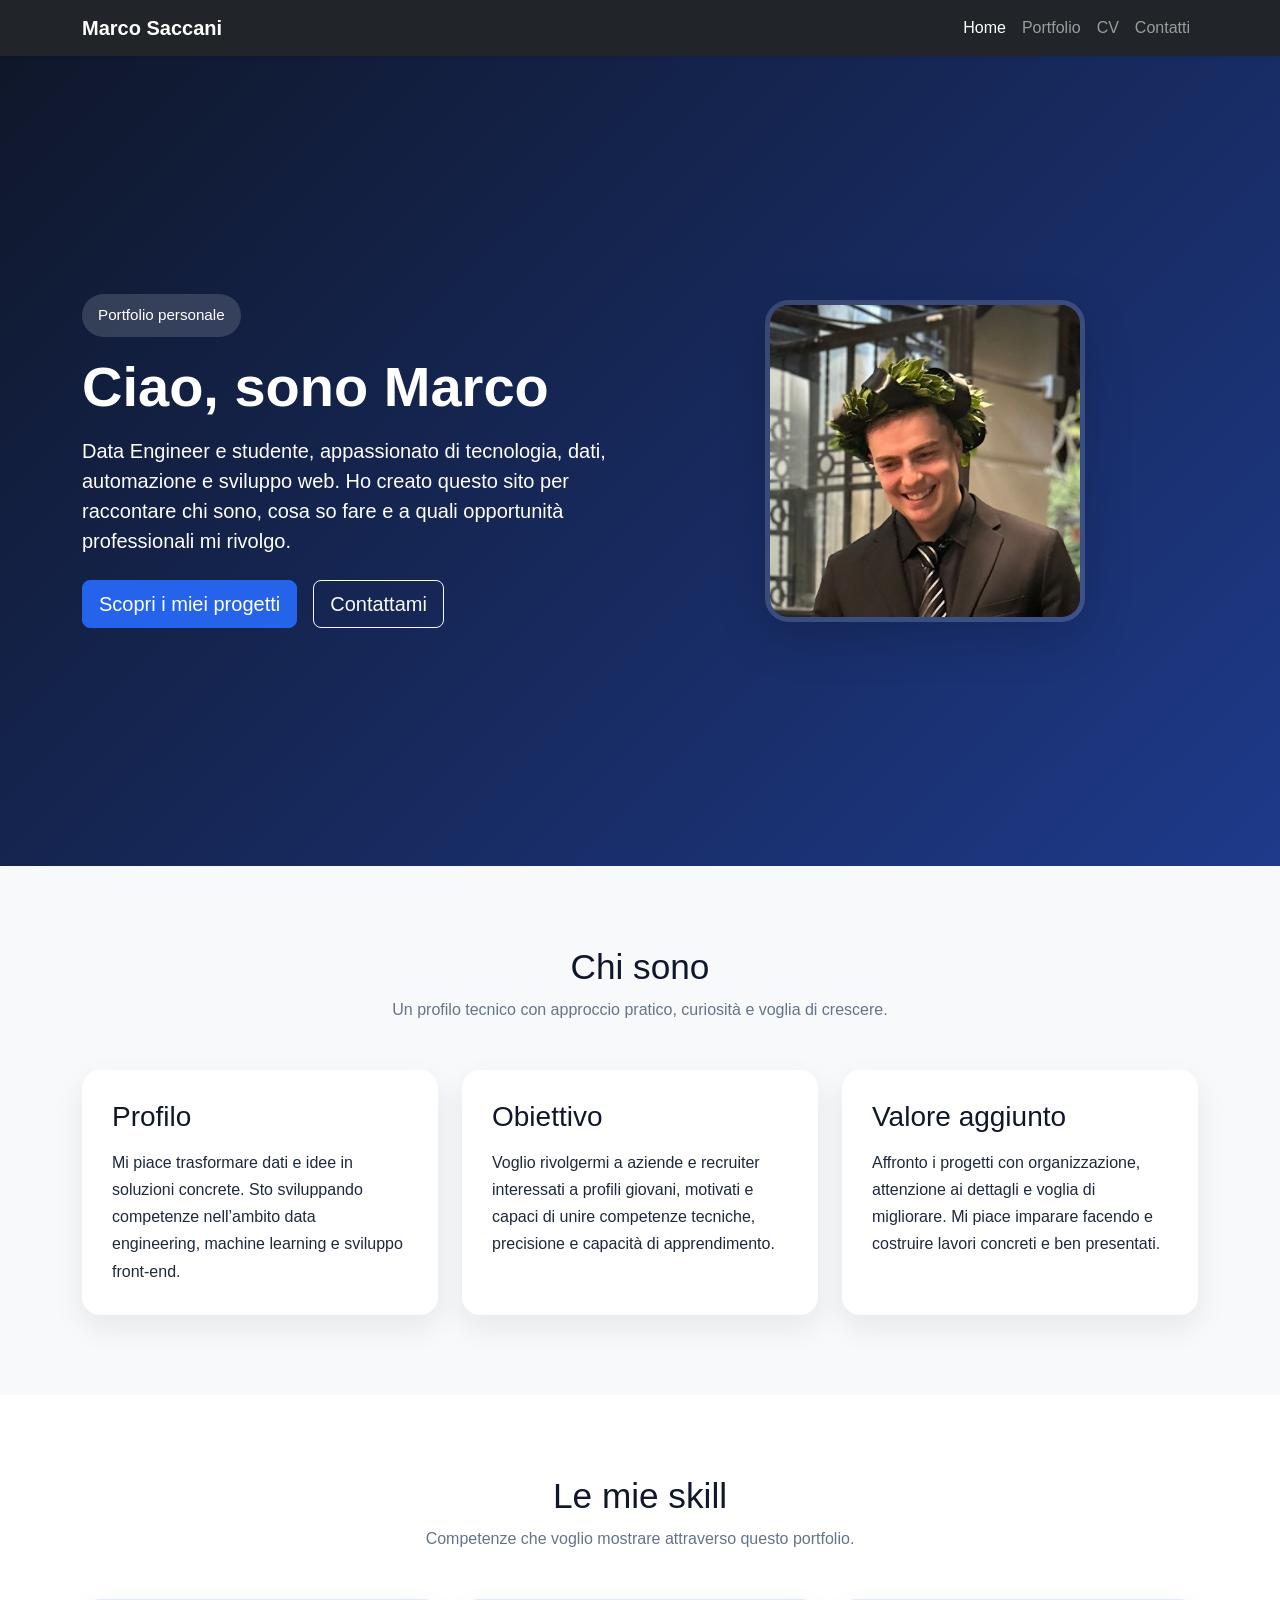
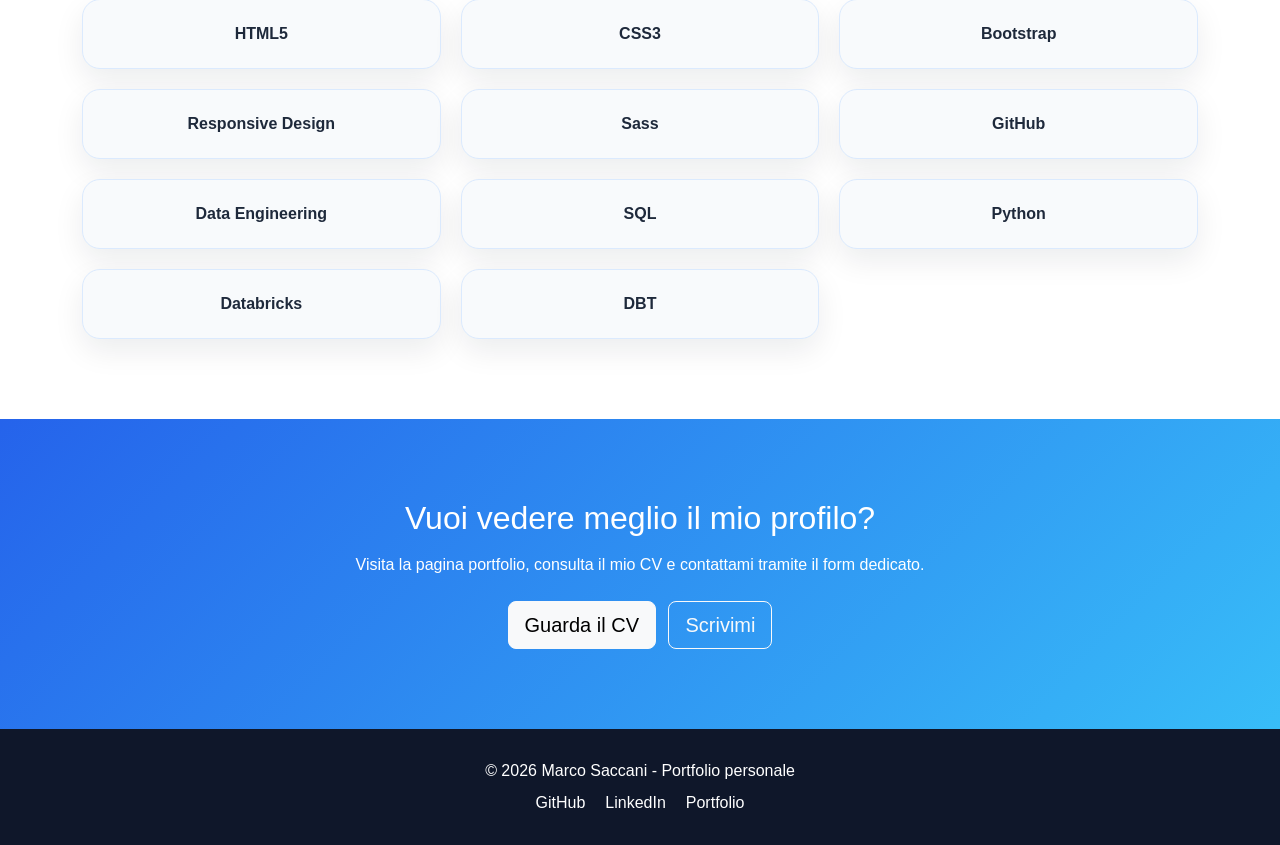
<file: index.html>
<!DOCTYPE html>
<html lang="it">
<head>
  <meta charset="UTF-8">
  <meta name="viewport" content="width=device-width, initial-scale=1.0">

  <title>Marco Saccani | Data Engineer Portfolio</title>
  <meta name="description" content="Portfolio personale di Marco Saccani, Data Engineer e studente. Scopri competenze in Data Engineering, SQL, Python, Databricks, DBT, sviluppo web e progetti realizzati.">
  <meta name="keywords" content="Marco Saccani, portfolio, data engineer, data engineering, SQL, Python, Databricks, DBT, HTML, CSS, Bootstrap, GitHub">
  <meta name="author" content="Marco Saccani">

  <meta property="og:title" content="Marco Saccani | Portfolio Personale">
  <meta property="og:description" content="Portfolio personale di Marco Saccani: progetti, CV, competenze tecniche e contatti.">
  <meta property="og:type" content="website">
  <meta property="og:url" content="https://marcosaccani1.github.io/portfolio-marco-saccani/">
  <meta property="og:image" content="assets/images/og-image.jpg">

  <link rel="icon" href="assets/favicon/favicon.ico" type="image/x-icon">
  <link rel="icon" type="image/png" sizes="32x32" href="assets/favicon/favicon-32x32.png">
  <link rel="icon" type="image/png" sizes="16x16" href="assets/favicon/favicon-16x16.png">
  <link rel="apple-touch-icon" href="assets/favicon/apple-touch-icon.png">

  <link href="https://cdn.jsdelivr.net/npm/bootstrap@5.3.3/dist/css/bootstrap.min.css" rel="stylesheet">
  <link rel="stylesheet" href="assets/css/style.css">
</head>
<body>

  <nav class="navbar navbar-expand-lg navbar-dark bg-dark sticky-top shadow-sm">
    <div class="container">
      <a class="navbar-brand fw-bold" href="index.html">Marco Saccani</a>
      <button class="navbar-toggler" type="button" data-bs-toggle="collapse" data-bs-target="#mainMenu" aria-controls="mainMenu" aria-expanded="false" aria-label="Apri menu">
        <span class="navbar-toggler-icon"></span>
      </button>

      <div class="collapse navbar-collapse" id="mainMenu">
        <ul class="navbar-nav ms-auto">
          <li class="nav-item"><a class="nav-link active" href="index.html">Home</a></li>
          <li class="nav-item"><a class="nav-link" href="portfolio.html">Portfolio</a></li>
          <li class="nav-item"><a class="nav-link" href="cv.html">CV</a></li>
          <li class="nav-item"><a class="nav-link" href="contatti.html">Contatti</a></li>
        </ul>
      </div>
    </div>
  </nav>

  <header class="hero-section d-flex align-items-center">
    <div class="container">
      <div class="row align-items-center g-4">
        <div class="col-lg-6 text-center text-lg-start">
          <span class="badge-custom mb-3">Portfolio personale</span>
          <h1 class="display-4 fw-bold">Ciao, sono Marco</h1>
          <p class="lead mt-3">
            Data Engineer e studente, appassionato di tecnologia, dati, automazione e sviluppo web.
            Ho creato questo sito per raccontare chi sono, cosa so fare e a quali opportunità professionali mi rivolgo.
          </p>
          <div class="d-flex flex-column flex-sm-row gap-3 mt-4">
            <a href="portfolio.html" class="btn btn-primary btn-lg">Scopri i miei progetti</a>
            <a href="contatti.html" class="btn btn-outline-light btn-lg">Contattami</a>
          </div>
        </div>

        <div class="col-lg-6 text-center">
          <img src="assets/images/profile.jpg" alt="Foto profilo di Marco Saccani" class="profile-image img-fluid shadow-lg">
        </div>
      </div>
    </div>
  </header>

  <section class="section-padding bg-light">
    <div class="container">
      <div class="section-title text-center mb-5">
        <h2>Chi sono</h2>
        <p>Un profilo tecnico con approccio pratico, curiosità e voglia di crescere.</p>
      </div>

      <div class="row g-4">
        <div class="col-md-4">
          <div class="card-custom h-100">
            <h3>Profilo</h3>
            <p>
              Mi piace trasformare dati e idee in soluzioni concrete. Sto sviluppando competenze
              nell’ambito data engineering, machine learning e sviluppo front-end.
            </p>
          </div>
        </div>

        <div class="col-md-4">
          <div class="card-custom h-100">
            <h3>Obiettivo</h3>
            <p>
              Voglio rivolgermi a aziende e recruiter interessati a profili giovani, motivati e
              capaci di unire competenze tecniche, precisione e capacità di apprendimento.
            </p>
          </div>
        </div>

        <div class="col-md-4">
          <div class="card-custom h-100">
            <h3>Valore aggiunto</h3>
            <p>
              Affronto i progetti con organizzazione, attenzione ai dettagli e voglia di migliorare.
              Mi piace imparare facendo e costruire lavori concreti e ben presentati.
            </p>
          </div>
        </div>
      </div>
    </div>
  </section>

  <section class="section-padding">
    <div class="container">
      <div class="section-title text-center mb-5">
        <h2>Le mie skill</h2>
        <p>Competenze che voglio mostrare attraverso questo portfolio.</p>
      </div>

      <div class="skills-grid">
        <div class="skill-box">HTML5</div>
        <div class="skill-box">CSS3</div>
        <div class="skill-box">Bootstrap</div>
        <div class="skill-box">Responsive Design</div>
        <div class="skill-box">Sass</div>
        <div class="skill-box">GitHub</div>
        <div class="skill-box">Data Engineering</div>
        <div class="skill-box">SQL</div>
        <div class="skill-box">Python</div>
        <div class="skill-box">Databricks</div>
        <div class="skill-box">DBT</div>
      </div>
    </div>
  </section>

  <section class="section-padding cta-section text-center">
    <div class="container">
      <h2 class="mb-3">Vuoi vedere meglio il mio profilo?</h2>
      <p class="mb-4">
        Visita la pagina portfolio, consulta il mio CV e contattami tramite il form dedicato.
      </p>
      <a href="cv.html" class="btn btn-light btn-lg me-2">Guarda il CV</a>
      <a href="contatti.html" class="btn btn-outline-light btn-lg">Scrivimi</a>
    </div>
  </section>

  <footer class="footer text-center">
    <div class="container">
      <p class="mb-2">© 2026 Marco Saccani - Portfolio personale</p>
      <div class="social-links">
        <a href="https://github.com/marcosaccani1" target="_blank" rel="noopener noreferrer" aria-label="Visita il mio profilo GitHub">
          GitHub
        </a>
        <a href="https://www.linkedin.com/in/marco-saccani-0a08a533a/" target="_blank" rel="noopener noreferrer" aria-label="Visita il mio profilo LinkedIn">
          LinkedIn
        </a>
        <a href="portfolio.html" aria-label="Vai alla pagina Portfolio">
          Portfolio
        </a>
      </div>
    </div>
  </footer>

  <script src="https://cdn.jsdelivr.net/npm/bootstrap@5.3.3/dist/js/bootstrap.bundle.min.js"></script>
</body>
</html>
</file>
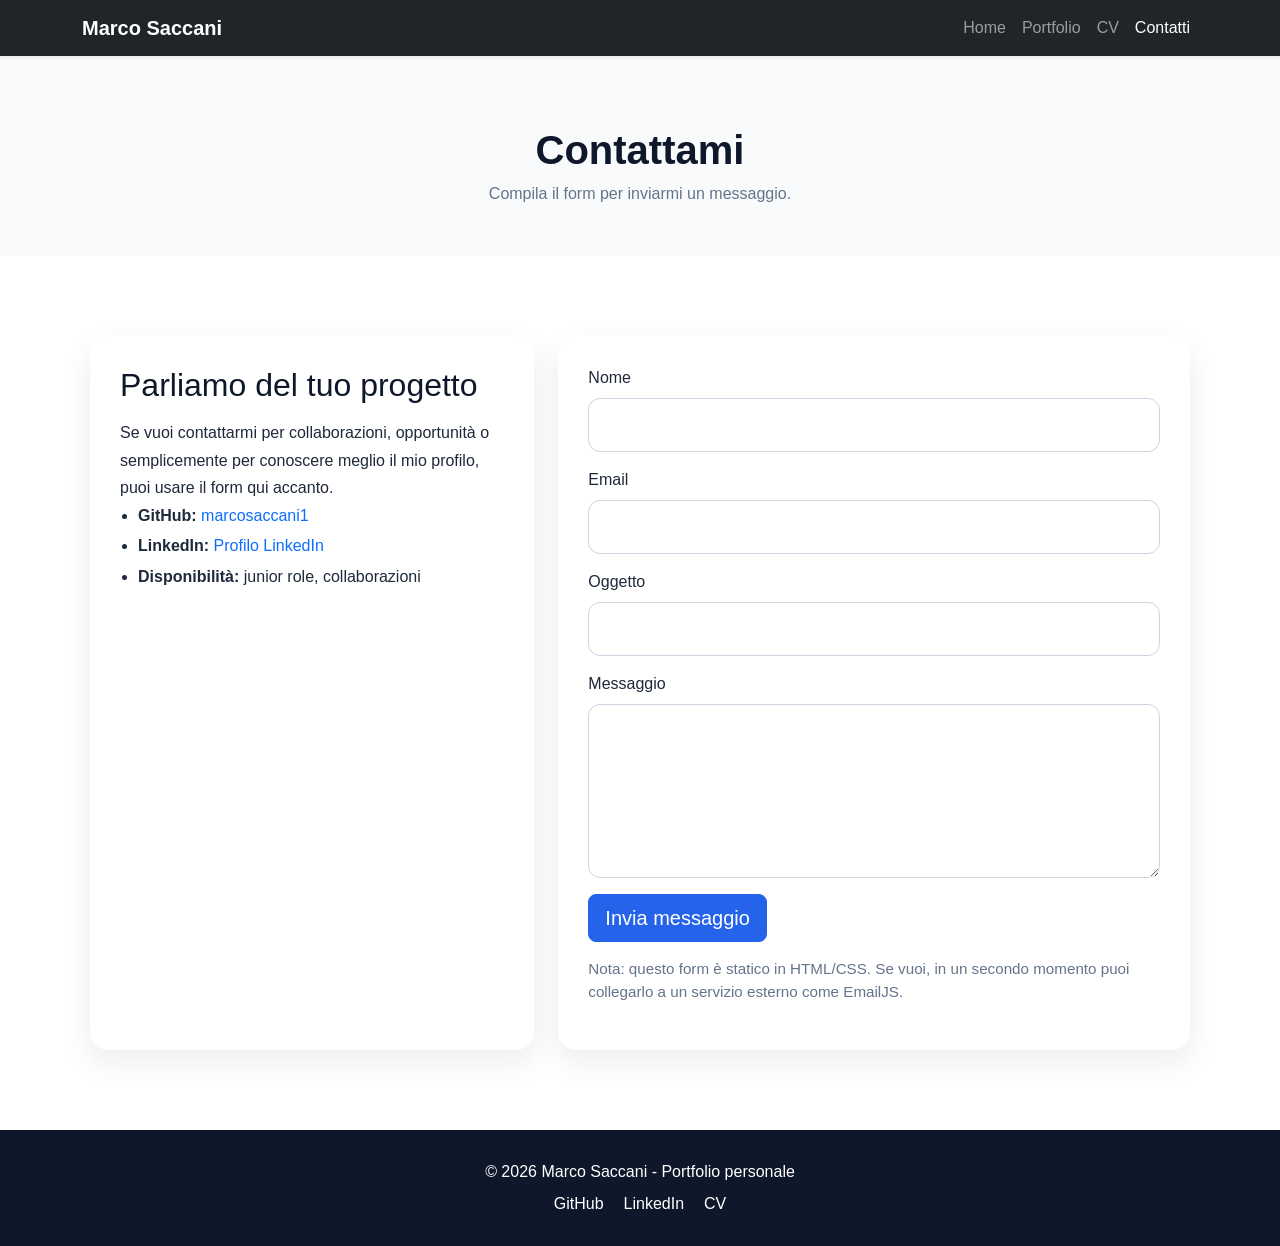
<file: contatti.html>
<!DOCTYPE html>
<html lang="it">
<head>
  <meta charset="UTF-8">
  <meta name="viewport" content="width=device-width, initial-scale=1.0">

  <title>Contatti | Marco Saccani</title>
  <meta name="description" content="Contatta Marco Saccani tramite il form del sito portfolio per collaborazioni, opportunità junior e progetti in ambito dati e sviluppo web.">
  <meta name="keywords" content="contatti Marco Saccani, portfolio, data engineer, contatti, collaborazioni, GitHub, LinkedIn">
  <meta name="author" content="Marco Saccani">

  <meta property="og:title" content="Contatti | Marco Saccani">
  <meta property="og:description" content="Scrivi a Marco Saccani tramite il form di contatto del sito.">
  <meta property="og:type" content="website">
  <meta property="og:url" content="https://marcosaccani1.github.io/portfolio-marco-saccani/contatti.html">
  <meta property="og:image" content="assets/images/og-image.jpg">

  <link rel="icon" href="assets/favicon/favicon.ico" type="image/x-icon">
  <link rel="icon" type="image/png" sizes="32x32" href="assets/favicon/favicon-32x32.png">
  <link rel="icon" type="image/png" sizes="16x16" href="assets/favicon/favicon-16x16.png">
  <link rel="apple-touch-icon" href="assets/favicon/apple-touch-icon.png">

  <link href="https://cdn.jsdelivr.net/npm/bootstrap@5.3.3/dist/css/bootstrap.min.css" rel="stylesheet">
  <link rel="stylesheet" href="assets/css/style.css">
</head>
<body>

  <nav class="navbar navbar-expand-lg navbar-dark bg-dark sticky-top shadow-sm">
    <div class="container">
      <a class="navbar-brand fw-bold" href="index.html">Marco Saccani</a>
      <button class="navbar-toggler" type="button" data-bs-toggle="collapse" data-bs-target="#mainMenu" aria-controls="mainMenu" aria-expanded="false" aria-label="Apri menu">
        <span class="navbar-toggler-icon"></span>
      </button>

      <div class="collapse navbar-collapse" id="mainMenu">
        <ul class="navbar-nav ms-auto">
          <li class="nav-item"><a class="nav-link" href="index.html">Home</a></li>
          <li class="nav-item"><a class="nav-link" href="portfolio.html">Portfolio</a></li>
          <li class="nav-item"><a class="nav-link" href="cv.html">CV</a></li>
          <li class="nav-item"><a class="nav-link active" href="contatti.html">Contatti</a></li>
        </ul>
      </div>
    </div>
  </nav>

  <header class="page-header text-center">
    <div class="container">
      <h1 class="fw-bold">Contattami</h1>
      <p>Compila il form per inviarmi un messaggio.</p>
    </div>
  </header>

  <main class="section-padding">
    <div class="container">
      <div class="contact-wrapper">
        <div class="row g-4">
          <div class="col-lg-5">
            <div class="contact-info card-custom h-100">
              <h2>Parliamo del tuo progetto</h2>
              <p>
                Se vuoi contattarmi per collaborazioni, opportunità o semplicemente per conoscere meglio
                il mio profilo, puoi usare il form qui accanto.
              </p>

              <ul class="contact-list">
                <li><strong>GitHub:</strong> <a href="https://github.com/marcosaccani1" target="_blank" rel="noopener noreferrer">marcosaccani1</a></li>
                <li><strong>LinkedIn:</strong> <a href="https://www.linkedin.com/in/marco-saccani-0a08a533a/" target="_blank" rel="noopener noreferrer">Profilo LinkedIn</a></li>
                <li><strong>Disponibilità:</strong> junior role, collaborazioni</li>
              </ul>
            </div>
          </div>

          <div class="col-lg-7">
            <div class="contact-form-box">
              <form action="#" method="post">
                <div class="mb-3">
                  <label for="nome" class="form-label">Nome</label>
                  <input type="text" id="nome" name="nome" class="form-control" required>
                </div>

                <div class="mb-3">
                  <label for="email" class="form-label">Email</label>
                  <input type="email" id="email" name="email" class="form-control" required>
                </div>

                <div class="mb-3">
                  <label for="oggetto" class="form-label">Oggetto</label>
                  <input type="text" id="oggetto" name="oggetto" class="form-control" required>
                </div>

                <div class="mb-3">
                  <label for="messaggio" class="form-label">Messaggio</label>
                  <textarea id="messaggio" name="messaggio" rows="6" class="form-control" required></textarea>
                </div>

                <button type="submit" class="btn btn-primary btn-lg">Invia messaggio</button>
              </form>

              <p class="form-note mt-3">
                Nota: questo form è statico in HTML/CSS. Se vuoi, in un secondo momento puoi collegarlo
                a un servizio esterno come EmailJS.
              </p>
            </div>
          </div>
        </div>
      </div>
    </div>
  </main>

  <footer class="footer text-center">
    <div class="container">
      <p class="mb-2">© 2026 Marco Saccani - Portfolio personale</p>
      <div class="social-links">
        <a href="https://github.com/marcosaccani1" target="_blank" rel="noopener noreferrer" aria-label="Visita il mio profilo GitHub">
          GitHub
        </a>
        <a href="https://www.linkedin.com/in/marco-saccani-0a08a533a/" target="_blank" rel="noopener noreferrer" aria-label="Visita il mio profilo LinkedIn">
          LinkedIn
        </a>
        <a href="cv.html" aria-label="Vai alla pagina CV">
          CV
        </a>
      </div>
    </div>
  </footer>

  <script src="https://cdn.jsdelivr.net/npm/bootstrap@5.3.3/dist/js/bootstrap.bundle.min.js"></script>
</body>
</html>
</file>
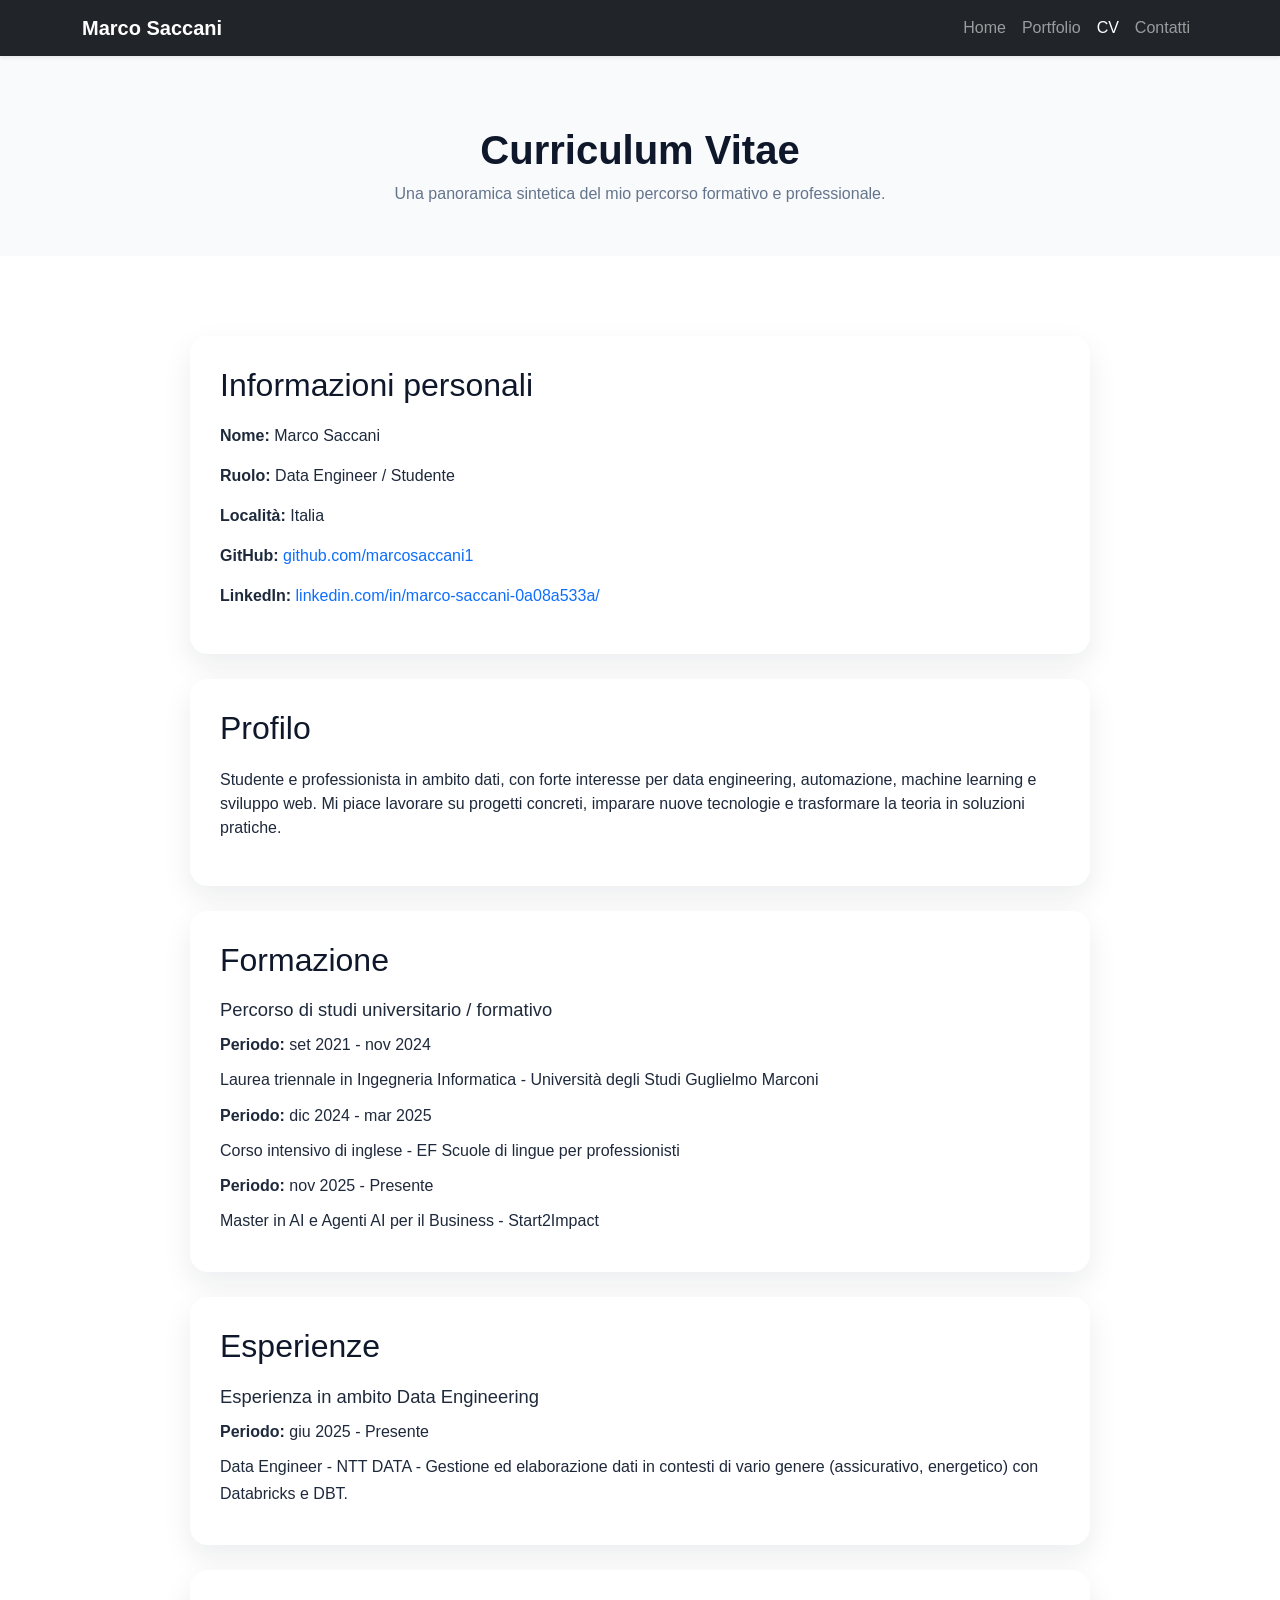
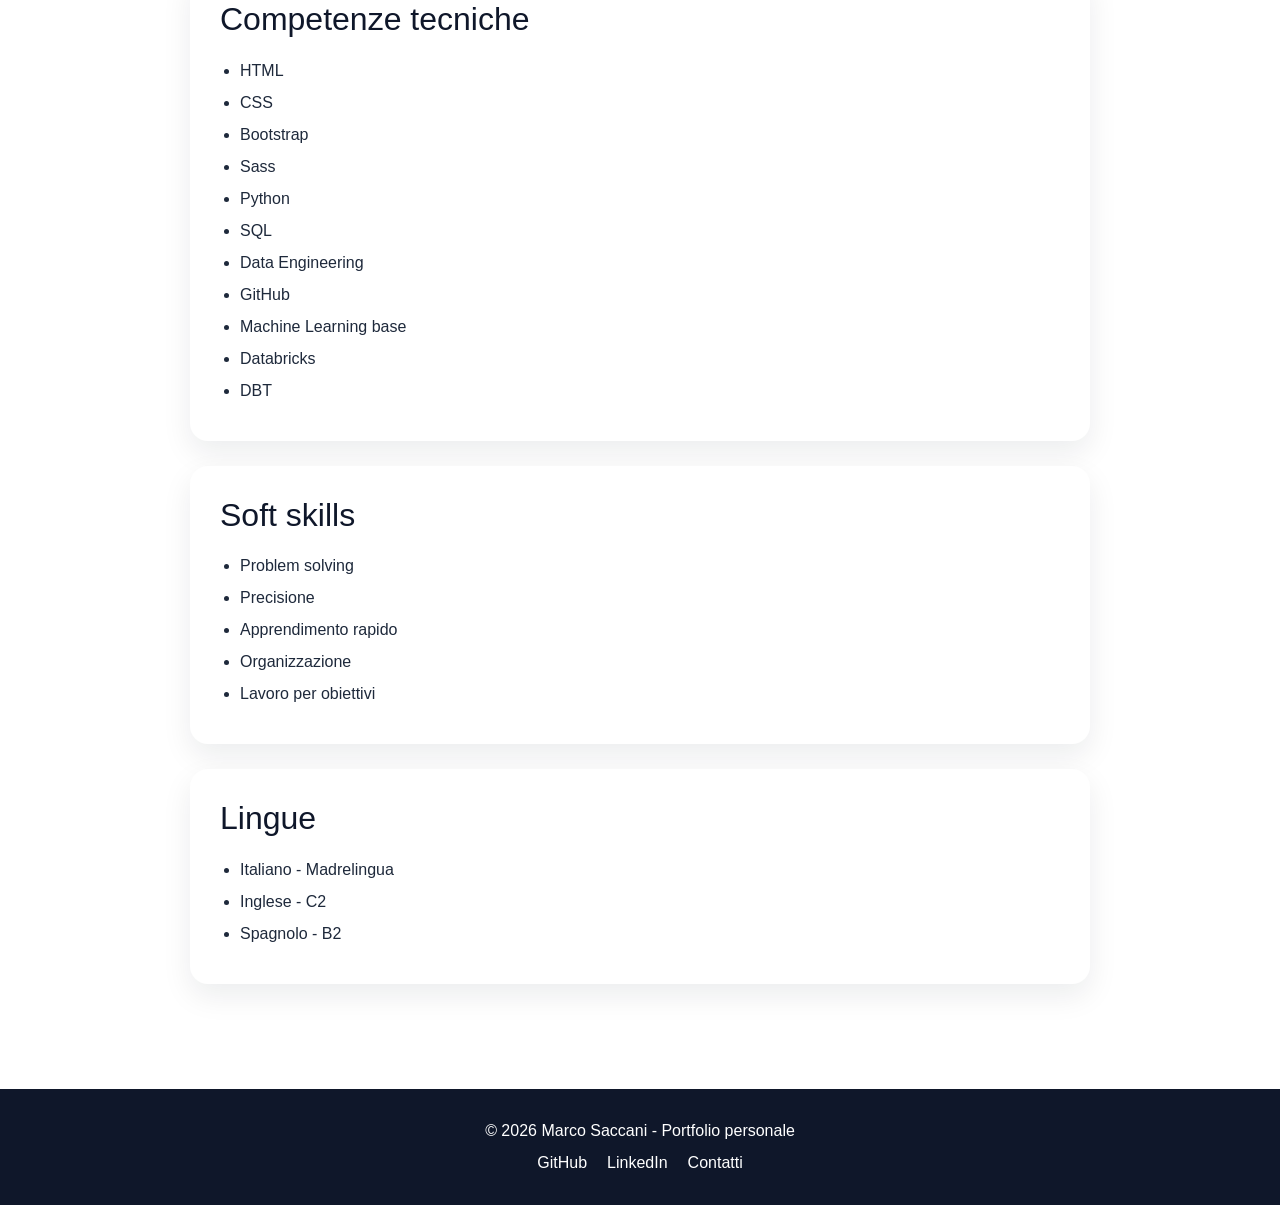
<file: cv.html>
<!DOCTYPE html>
<html lang="it">
<head>
  <meta charset="UTF-8">
  <meta name="viewport" content="width=device-width, initial-scale=1.0">

  <title>CV | Marco Saccani</title>
  <meta name="description" content="Curriculum vitae online di Marco Saccani, Data Engineer e studente con competenze in SQL, Python, Databricks, DBT, HTML, CSS e sviluppo web.">
  <meta name="keywords" content="Marco Saccani CV, curriculum vitae, data engineer, SQL, Python, Databricks, DBT, portfolio">
  <meta name="author" content="Marco Saccani">

  <meta property="og:title" content="CV | Marco Saccani">
  <meta property="og:description" content="Consulta il CV online di Marco Saccani.">
  <meta property="og:type" content="website">
  <meta property="og:url" content="https://marcosaccani1.github.io/portfolio-marco-saccani/cv.html">
  <meta property="og:image" content="assets/images/og-image.jpg">

  <link rel="icon" href="assets/favicon/favicon.ico" type="image/x-icon">
  <link rel="icon" type="image/png" sizes="32x32" href="assets/favicon/favicon-32x32.png">
  <link rel="icon" type="image/png" sizes="16x16" href="assets/favicon/favicon-16x16.png">
  <link rel="apple-touch-icon" href="assets/favicon/apple-touch-icon.png">

  <link href="https://cdn.jsdelivr.net/npm/bootstrap@5.3.3/dist/css/bootstrap.min.css" rel="stylesheet">
  <link rel="stylesheet" href="assets/css/style.css">
</head>
<body>

  <nav class="navbar navbar-expand-lg navbar-dark bg-dark sticky-top shadow-sm">
    <div class="container">
      <a class="navbar-brand fw-bold" href="index.html">Marco Saccani</a>
      <button class="navbar-toggler" type="button" data-bs-toggle="collapse" data-bs-target="#mainMenu" aria-controls="#mainMenu" aria-expanded="false" aria-label="Apri menu">
        <span class="navbar-toggler-icon"></span>
      </button>

      <div class="collapse navbar-collapse" id="mainMenu">
        <ul class="navbar-nav ms-auto">
          <li class="nav-item"><a class="nav-link" href="index.html">Home</a></li>
          <li class="nav-item"><a class="nav-link" href="portfolio.html">Portfolio</a></li>
          <li class="nav-item"><a class="nav-link active" href="cv.html">CV</a></li>
          <li class="nav-item"><a class="nav-link" href="contatti.html">Contatti</a></li>
        </ul>
      </div>
    </div>
  </nav>

  <header class="page-header text-center">
    <div class="container">
      <h1 class="fw-bold">Curriculum Vitae</h1>
      <p>Una panoramica sintetica del mio percorso formativo e professionale.</p>
    </div>
  </header>

  <main class="section-padding">
    <div class="container">
      <div class="cv-wrapper">

        <section class="cv-section">
          <h2>Informazioni personali</h2>
          <p><strong>Nome:</strong> Marco Saccani</p>
          <p><strong>Ruolo:</strong> Data Engineer / Studente</p>
          <p><strong>Località:</strong> Italia</p>
          <p><strong>GitHub:</strong> <a href="https://github.com/marcosaccani1" target="_blank" rel="noopener noreferrer">github.com/marcosaccani1</a></p>
          <p><strong>LinkedIn:</strong> <a href="https://www.linkedin.com/in/marco-saccani-0a08a533a/" target="_blank" rel="noopener noreferrer">linkedin.com/in/marco-saccani-0a08a533a/</a></p>
        </section>

        <section class="cv-section">
          <h2>Profilo</h2>
          <p>
            Studente e professionista in ambito dati, con forte interesse per data engineering,
            automazione, machine learning e sviluppo web. Mi piace lavorare su progetti concreti,
            imparare nuove tecnologie e trasformare la teoria in soluzioni pratiche.
          </p>
        </section>

        <section class="cv-section">
          <h2>Formazione</h2>
          <div class="cv-item">
            <h3>Percorso di studi universitario / formativo</h3>
            <p><strong>Periodo:</strong> set 2021 - nov 2024</p>
            <p>Laurea triennale in Ingegneria Informatica - Università degli Studi Guglielmo Marconi</p>

            <p><strong>Periodo:</strong> dic 2024 - mar 2025</p>
            <p>Corso intensivo di inglese - EF Scuole di lingue per professionisti</p>

            <p><strong>Periodo:</strong> nov 2025 - Presente</p>
            <p>Master in AI e Agenti AI per il Business - Start2Impact</p>
          </div>
        </section>

        <section class="cv-section">
          <h2>Esperienze</h2>
          <div class="cv-item">
            <h3>Esperienza in ambito Data Engineering</h3>
            <p><strong>Periodo:</strong> giu 2025 - Presente</p>
            <p>
              Data Engineer - NTT DATA - Gestione ed elaborazione dati in contesti di vario genere
              (assicurativo, energetico) con Databricks e DBT.
            </p>
          </div>
        </section>

        <section class="cv-section">
          <h2>Competenze tecniche</h2>
          <ul class="cv-list">
            <li>HTML</li>
            <li>CSS</li>
            <li>Bootstrap</li>
            <li>Sass</li>
            <li>Python</li>
            <li>SQL</li>
            <li>Data Engineering</li>
            <li>GitHub</li>
            <li>Machine Learning base</li>
            <li>Databricks</li>
            <li>DBT</li>
          </ul>
        </section>

        <section class="cv-section">
          <h2>Soft skills</h2>
          <ul class="cv-list">
            <li>Problem solving</li>
            <li>Precisione</li>
            <li>Apprendimento rapido</li>
            <li>Organizzazione</li>
            <li>Lavoro per obiettivi</li>
          </ul>
        </section>

        <section class="cv-section">
          <h2>Lingue</h2>
          <ul class="cv-list">
            <li>Italiano - Madrelingua</li>
            <li>Inglese - C2</li>
            <li>Spagnolo - B2</li>
          </ul>
        </section>

      </div>
    </div>
  </main>

  <footer class="footer text-center">
    <div class="container">
      <p class="mb-2">© 2026 Marco Saccani - Portfolio personale</p>
      <div class="social-links">
        <a href="https://github.com/marcosaccani1" target="_blank" rel="noopener noreferrer" aria-label="Visita il mio profilo GitHub">
          GitHub
        </a>
        <a href="https://www.linkedin.com/in/marco-saccani-0a08a533a/" target="_blank" rel="noopener noreferrer" aria-label="Visita il mio profilo LinkedIn">
          LinkedIn
        </a>
        <a href="contatti.html" aria-label="Vai alla pagina Contatti">
          Contatti
        </a>
      </div>
    </div>
  </footer>

  <script src="https://cdn.jsdelivr.net/npm/bootstrap@5.3.3/dist/js/bootstrap.bundle.min.js"></script>
</body>
</html>
</file>
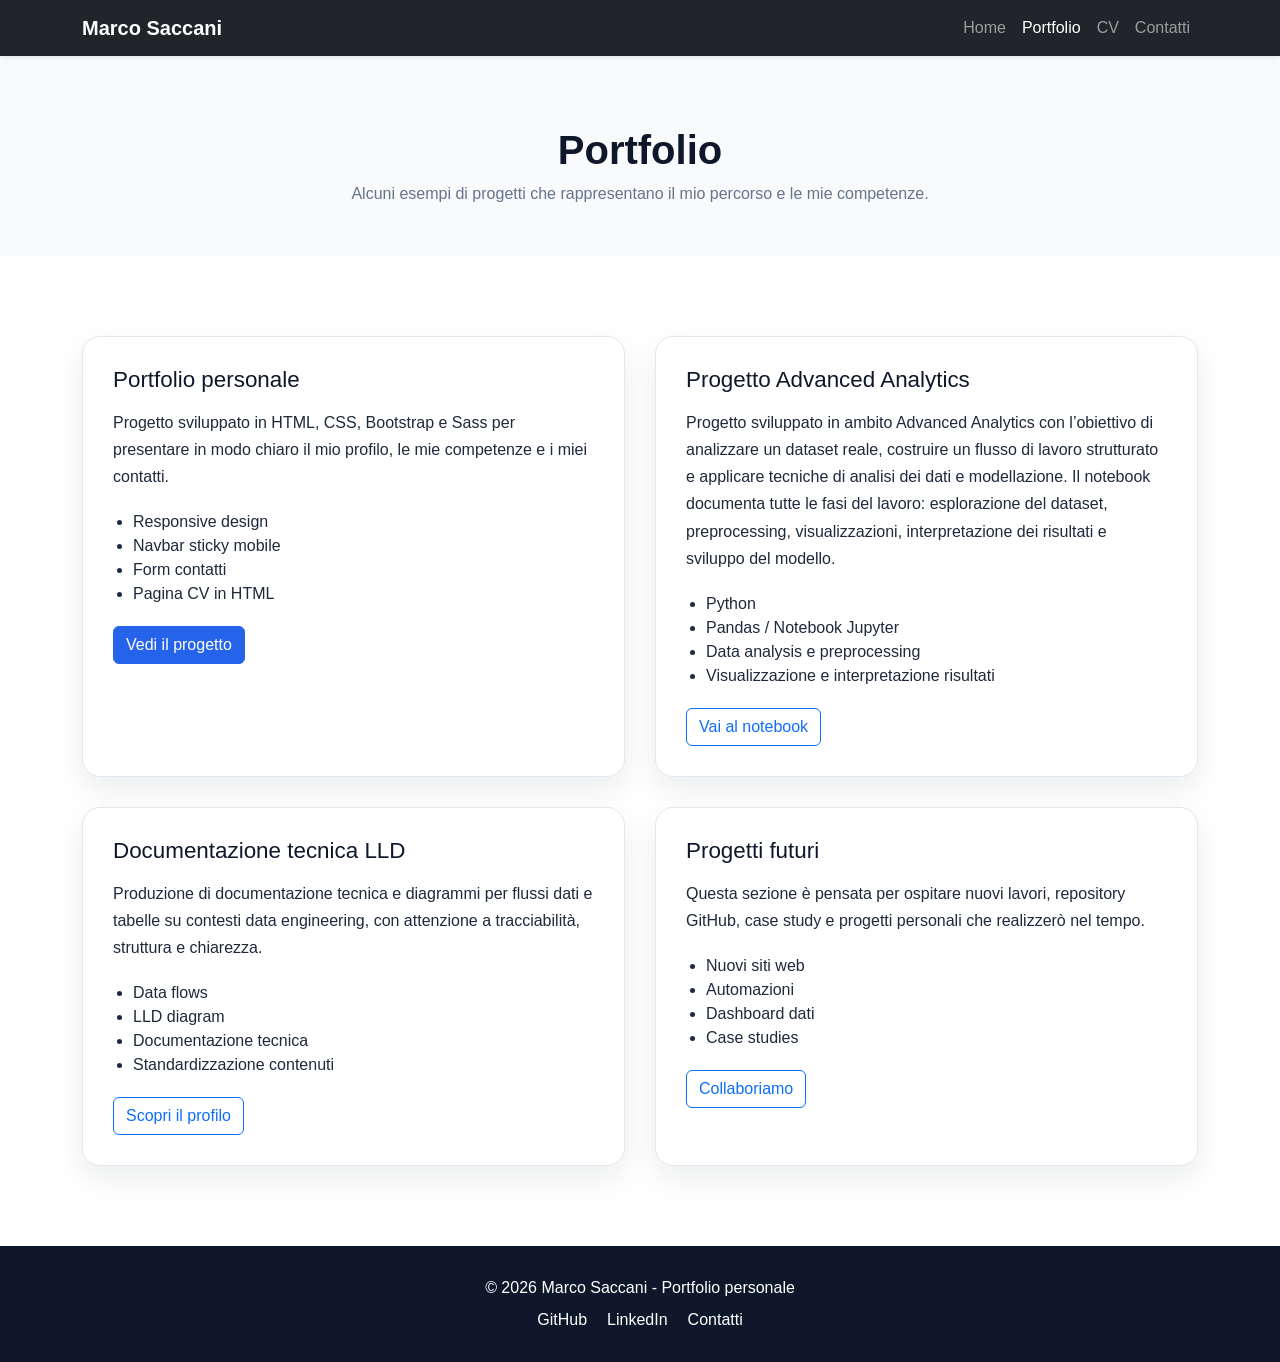
<file: portfolio.html>
<!DOCTYPE html>
<html lang="it">
<head>
  <meta charset="UTF-8">
  <meta name="viewport" content="width=device-width, initial-scale=1.0">

  <title>Portfolio Progetti | Marco Saccani</title>
  <meta name="description" content="Scopri i progetti di Marco Saccani: portfolio web personale, Advanced Analytics, documentazione tecnica LLD e progetti futuri in ambito dati e sviluppo.">
  <meta name="keywords" content="Marco Saccani, portfolio progetti, advanced analytics, data analysis, LLD, HTML, CSS, Bootstrap, Python, notebook">
  <meta name="author" content="Marco Saccani">

  <meta property="og:title" content="Portfolio Progetti | Marco Saccani">
  <meta property="og:description" content="Una selezione dei progetti e delle competenze di Marco Saccani.">
  <meta property="og:type" content="website">
  <meta property="og:url" content="https://marcosaccani1.github.io/portfolio-marco-saccani/portfolio.html">
  <meta property="og:image" content="assets/images/og-image.jpg">

  <link rel="icon" href="assets/favicon/favicon.ico" type="image/x-icon">
  <link rel="icon" type="image/png" sizes="32x32" href="assets/favicon/favicon-32x32.png">
  <link rel="icon" type="image/png" sizes="16x16" href="assets/favicon/favicon-16x16.png">
  <link rel="apple-touch-icon" href="assets/favicon/apple-touch-icon.png">

  <link href="https://cdn.jsdelivr.net/npm/bootstrap@5.3.3/dist/css/bootstrap.min.css" rel="stylesheet">
  <link rel="stylesheet" href="assets/css/style.css">
</head>
<body>

  <nav class="navbar navbar-expand-lg navbar-dark bg-dark sticky-top shadow-sm">
    <div class="container">
      <a class="navbar-brand fw-bold" href="index.html">Marco Saccani</a>
      <button class="navbar-toggler" type="button" data-bs-toggle="collapse" data-bs-target="#mainMenu" aria-controls="mainMenu" aria-expanded="false" aria-label="Apri menu">
        <span class="navbar-toggler-icon"></span>
      </button>

      <div class="collapse navbar-collapse" id="mainMenu">
        <ul class="navbar-nav ms-auto">
          <li class="nav-item"><a class="nav-link" href="index.html">Home</a></li>
          <li class="nav-item"><a class="nav-link active" href="portfolio.html">Portfolio</a></li>
          <li class="nav-item"><a class="nav-link" href="cv.html">CV</a></li>
          <li class="nav-item"><a class="nav-link" href="contatti.html">Contatti</a></li>
        </ul>
      </div>
    </div>
  </nav>

  <header class="page-header text-center">
    <div class="container">
      <h1 class="fw-bold">Portfolio</h1>
      <p>Alcuni esempi di progetti che rappresentano il mio percorso e le mie competenze.</p>
    </div>
  </header>

  <main class="section-padding">
    <div class="container">
      <div class="projects-grid">

        <article class="project-card">
          <h2>Portfolio personale</h2>
          <p>
            Progetto sviluppato in HTML, CSS, Bootstrap e Sass per presentare in modo chiaro
            il mio profilo, le mie competenze e i miei contatti.
          </p>
          <ul>
            <li>Responsive design</li>
            <li>Navbar sticky mobile</li>
            <li>Form contatti</li>
            <li>Pagina CV in HTML</li>
          </ul>
          <a href="index.html" class="btn btn-primary">Vedi il progetto</a>
        </article>

        <article class="project-card">
          <h2>Progetto Advanced Analytics</h2>
          <p>
            Progetto sviluppato in ambito Advanced Analytics con l’obiettivo di analizzare un dataset reale,
            costruire un flusso di lavoro strutturato e applicare tecniche di analisi dei dati e modellazione.
            Il notebook documenta tutte le fasi del lavoro: esplorazione del dataset, preprocessing,
            visualizzazioni, interpretazione dei risultati e sviluppo del modello.
          </p>
          <ul>
            <li>Python</li>
            <li>Pandas / Notebook Jupyter</li>
            <li>Data analysis e preprocessing</li>
            <li>Visualizzazione e interpretazione risultati</li>
          </ul>
          <a href="https://drive.google.com/file/d/1_yexkdquw9O5RW1apg2T0uEOw7HHuXlR/view?usp=drive_link" target="_blank" rel="noopener noreferrer" class="btn btn-outline-primary" aria-label="Apri il notebook del progetto Advanced Analytics">
            Vai al notebook
          </a>
        </article>

        <article class="project-card">
          <h2>Documentazione tecnica LLD</h2>
          <p>
            Produzione di documentazione tecnica e diagrammi per flussi dati e tabelle su contesti
            data engineering, con attenzione a tracciabilità, struttura e chiarezza.
          </p>
          <ul>
            <li>Data flows</li>
            <li>LLD diagram</li>
            <li>Documentazione tecnica</li>
            <li>Standardizzazione contenuti</li>
          </ul>
          <a href="cv.html" class="btn btn-outline-primary">Scopri il profilo</a>
        </article>

        <article class="project-card">
          <h2>Progetti futuri</h2>
          <p>
            Questa sezione è pensata per ospitare nuovi lavori, repository GitHub, case study e
            progetti personali che realizzerò nel tempo.
          </p>
          <ul>
            <li>Nuovi siti web</li>
            <li>Automazioni</li>
            <li>Dashboard dati</li>
            <li>Case studies</li>
          </ul>
          <a href="contatti.html" class="btn btn-outline-primary">Collaboriamo</a>
        </article>

      </div>
    </div>
  </main>

  <footer class="footer text-center">
    <div class="container">
      <p class="mb-2">© 2026 Marco Saccani - Portfolio personale</p>
      <div class="social-links">
        <a href="https://github.com/marcosaccani1" target="_blank" rel="noopener noreferrer" aria-label="Visita il mio profilo GitHub">
          GitHub
        </a>
        <a href="https://www.linkedin.com/in/marco-saccani-0a08a533a/" target="_blank" rel="noopener noreferrer" aria-label="Visita il mio profilo LinkedIn">
          LinkedIn
        </a>
        <a href="contatti.html" aria-label="Vai alla pagina Contatti">
          Contatti
        </a>
      </div>
    </div>
  </footer>

  <script src="https://cdn.jsdelivr.net/npm/bootstrap@5.3.3/dist/js/bootstrap.bundle.min.js"></script>
</body>
</html>
</file>
<file: assets/css/style.css>
* {
  box-sizing: border-box;
}

body {
  font-family: Arial, Helvetica, sans-serif;
  color: #1e293b;
  background-color: #ffffff;
  margin: 0;
  padding: 0;
}

a {
  text-decoration: none;
}

.section-padding {
  padding: 80px 0;
}

.section-title h2 {
  font-size: 2.2rem;
  color: #0f172a;
  margin-bottom: 10px;
}

.section-title p {
  color: #64748b;
  max-width: 700px;
  margin: 0 auto;
}

.hero-section {
  min-height: 90vh;
  background: linear-gradient(135deg, #0f172a, #1e3a8a);
  color: #ffffff;
  padding: 80px 0;
}

.badge-custom {
  display: inline-block;
  background-color: rgba(255, 255, 255, 0.15);
  color: #ffffff;
  padding: 10px 16px;
  border-radius: 999px;
  font-size: 0.95rem;
}

.profile-image {
  max-width: 320px;
  width: 100%;
  border-radius: 24px;
  border: 5px solid rgba(255, 255, 255, 0.15);
}

.card-custom {
  background-color: #ffffff;
  padding: 30px;
  border-radius: 18px;
  box-shadow: 0 12px 30px rgba(15, 23, 42, 0.08);
}

.card-custom h3,
.card-custom h2 {
  color: #0f172a;
  margin-bottom: 15px;
}

.card-custom p {
  margin-bottom: 0;
  line-height: 1.7;
}

.skills-grid {
  display: grid;
  grid-template-columns: repeat(3, 1fr);
  gap: 20px;
}

.skill-box {
  background: #f8fafc;
  border: 1px solid #dbeafe;
  padding: 22px;
  text-align: center;
  border-radius: 18px;
  font-weight: bold;
  box-shadow: 0 12px 30px rgba(15, 23, 42, 0.08);
}

.cta-section {
  background: linear-gradient(135deg, #2563eb, #38bdf8);
  color: #ffffff;
}

.footer {
  background-color: #0f172a;
  color: #ffffff;
  padding: 30px 0;
}

.social-links {
  display: flex;
  justify-content: center;
  gap: 20px;
  flex-wrap: wrap;
}

.social-links a {
  color: #ffffff;
  transition: opacity 0.3s ease;
}

.social-links a:hover {
  opacity: 0.8;
}

.page-header {
  background-color: #f8fafc;
  padding: 70px 0 50px;
}

.page-header h1 {
  color: #0f172a;
}

.page-header p {
  color: #64748b;
  max-width: 700px;
  margin: 0 auto;
}

.projects-grid {
  display: grid;
  grid-template-columns: repeat(2, 1fr);
  gap: 30px;
}

.project-card {
  background-color: #ffffff;
  border-radius: 18px;
  box-shadow: 0 12px 30px rgba(15, 23, 42, 0.08);
  padding: 30px;
  border: 1px solid #e2e8f0;
}

.project-card h2 {
  font-size: 1.4rem;
  margin-bottom: 15px;
  color: #0f172a;
}

.project-card p {
  line-height: 1.7;
}

.project-card ul {
  padding-left: 20px;
  margin: 20px 0;
}

.cv-wrapper {
  max-width: 900px;
  margin: 0 auto;
}

.cv-section {
  background-color: #ffffff;
  border-radius: 18px;
  box-shadow: 0 12px 30px rgba(15, 23, 42, 0.08);
  padding: 30px;
  margin-bottom: 25px;
}

.cv-section h2 {
  color: #0f172a;
  margin-bottom: 20px;
}

.cv-item h3 {
  font-size: 1.15rem;
  margin-bottom: 10px;
}

.cv-item p {
  margin-bottom: 8px;
  line-height: 1.7;
}

.cv-list {
  margin: 0;
  padding-left: 20px;
}

.cv-list li {
  margin-bottom: 8px;
}

.contact-wrapper {
  max-width: 1100px;
  margin: 0 auto;
}

.contact-form-box {
  background-color: #ffffff;
  border-radius: 18px;
  box-shadow: 0 12px 30px rgba(15, 23, 42, 0.08);
  padding: 30px;
}

.contact-list {
  padding-left: 18px;
  line-height: 1.9;
}

.form-note {
  color: #64748b;
  font-size: 0.95rem;
}

.form-control {
  padding: 14px;
  border-radius: 12px;
  border: 1px solid #cbd5e1;
}

.btn-primary {
  background-color: #2563eb;
  border-color: #2563eb;
}

.btn-primary:hover {
  background-color: #1d4ed8;
  border-color: #1d4ed8;
}

@media (max-width: 992px) {
  .hero-section {
    min-height: auto;
    text-align: center;
  }

  .profile-image {
    max-width: 260px;
  }

  .projects-grid,
  .skills-grid {
    grid-template-columns: repeat(2, 1fr);
  }
}

@media (max-width: 768px) {
  .section-padding {
    padding: 60px 0;
  }

  .projects-grid,
  .skills-grid {
    grid-template-columns: 1fr;
  }

  .section-title h2 {
    font-size: 1.8rem;
  }

  .hero-section h1 {
    font-size: 2.2rem;
  }
}

.visually-hidden {
  position: absolute !important;
  width: 1px !important;
  height: 1px !important;
  padding: 0 !important;
  margin: -1px !important;
  overflow: hidden !important;
  clip: rect(0, 0, 0, 0) !important;
  white-space: nowrap !important;
  border: 0 !important;
}
</file>
